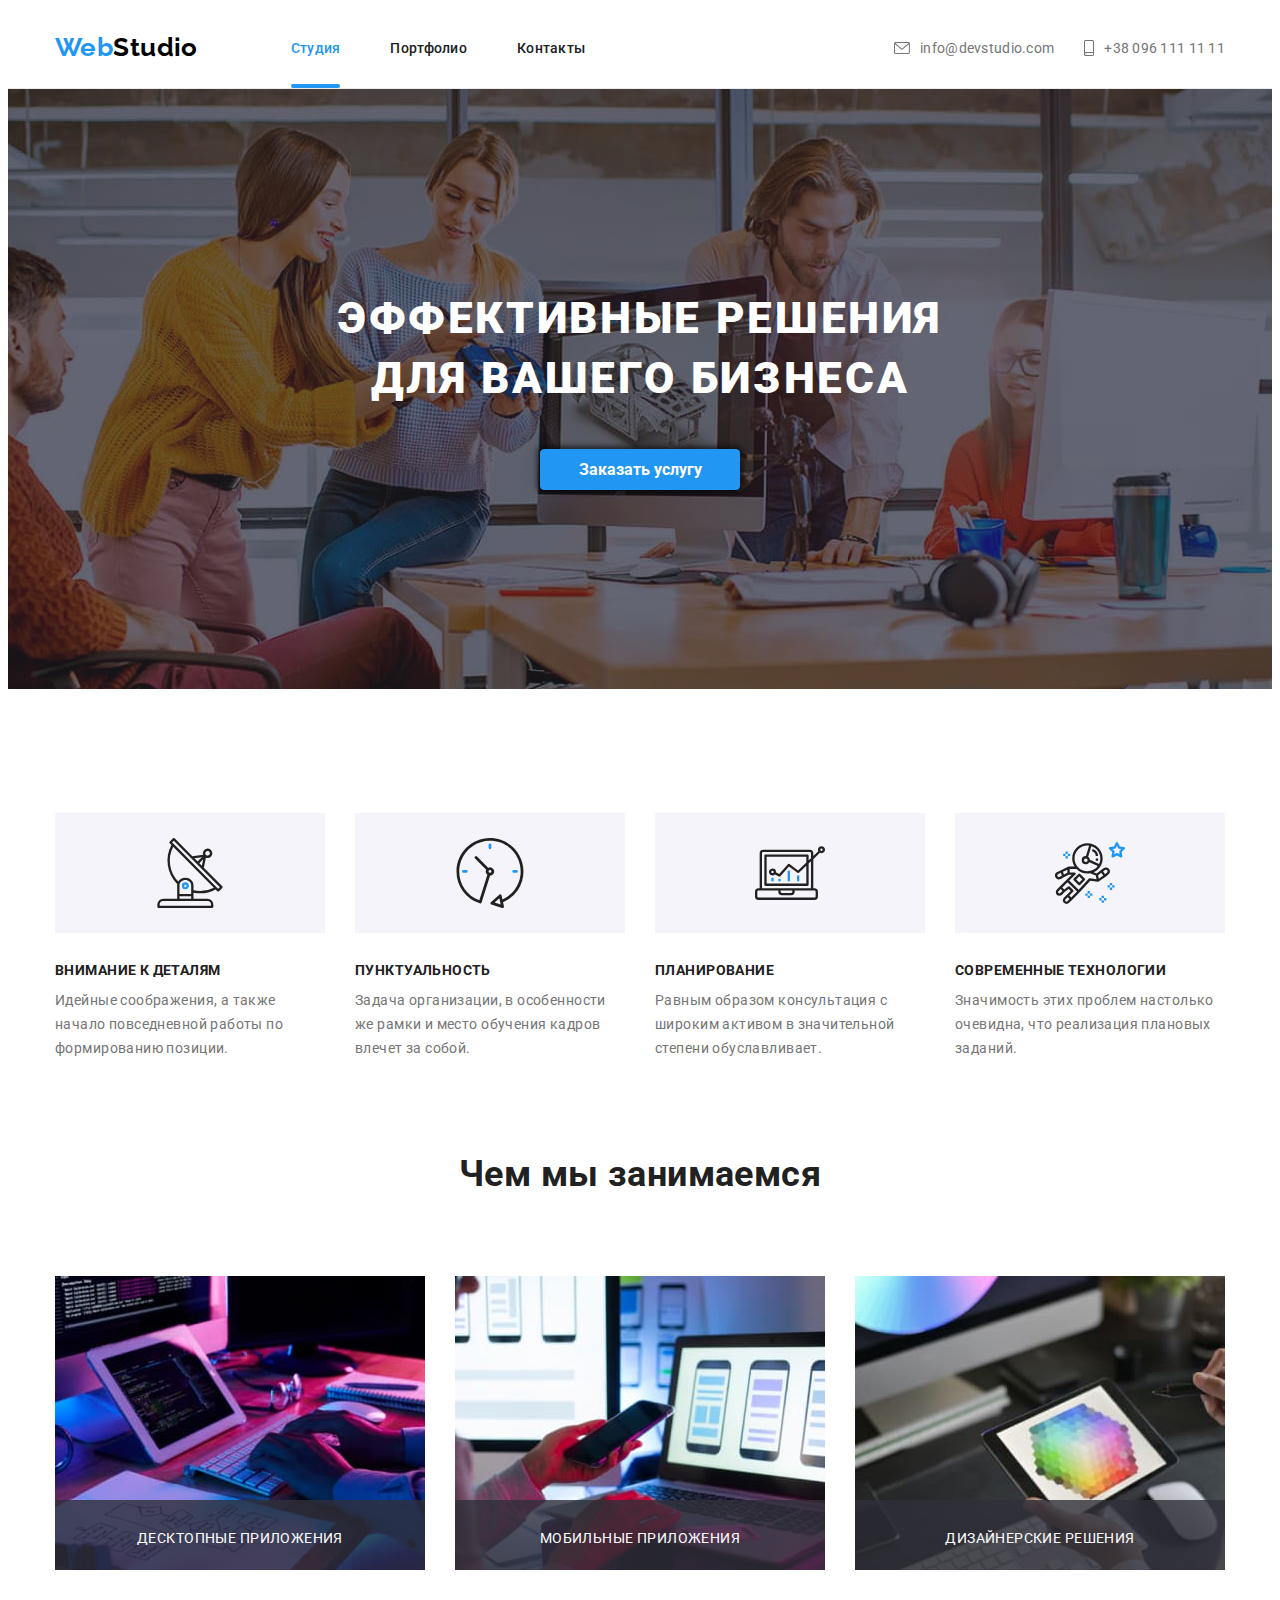
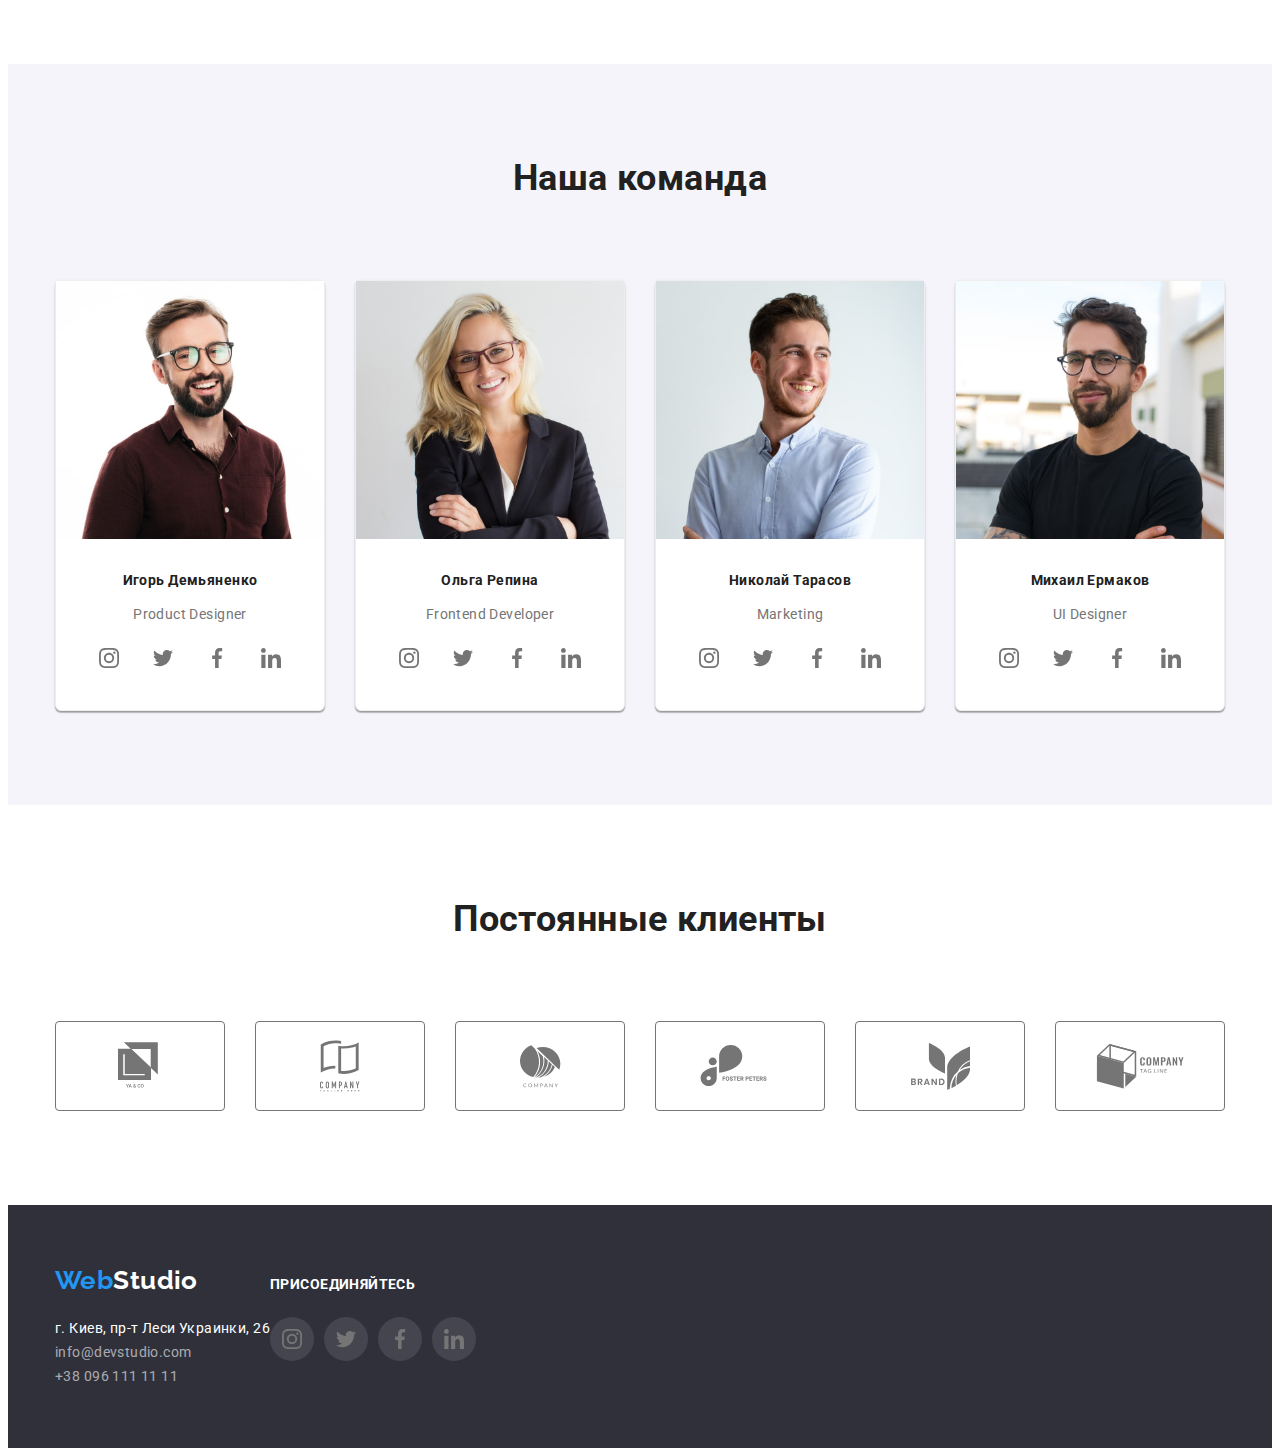
<file: index.html>
<!DOCTYPE html>
<html lang="ru">
<!-- сайт на русском языке -->

<head>
    <meta charset="UTF-8">
    <meta http-equiv="X-UA-Compatible" content="IE=edge">
    <meta name="viewport" content="width=device-width, initial-scale=1.0">

    <title>Главная</title>

    <link rel="stylesheet" href="https://cdnjs.cloudflare.com/ajax/libs/modern-normalize/1.0.0/modern-normalize.min.css" integrity="sha512-ISS7cAi1PEhQ8jnbJpJZMd29NlhNj4AWYyLOSp2CE/CsHxTCu+r+t0D2yoJudVrd0/8fTVPUVDzY5Tvli75u/g==" crossorigin="anonymous" />
    <link rel="preconnect" href="https://fonts.gstatic.com">
    <link href="https://fonts.googleapis.com/css2?family=Raleway:wght@700&family=Roboto:wght@400;500;700;900&display=swap" rel="stylesheet">
    <link rel="stylesheet" href="./css/styles.css">
</head>

<body>

    <!-- Header -->
    <header>
        <div class="container header-main">
            <div class="logo-container">
                <a href="index.html" class="logo-link"><span class="logo">Web</span><span
                        class="studio-up">Studio</span></a>
            </div>
            <nav class="site-nav">
                <ul class="navigation-set list">
                    <li class="nav-set-item"><a href="./index.html" class="navigation-links current">Студия</a></li>
                    <li class="nav-set-item"><a href="./portfolio.html" class="navigation-links">Портфолио</a></li>
                    <li class="nav-set-item"><a href="" class="navigation-links">Контакты</a></li>
                </ul>
            </nav>


            <ul class="list contacts-set">
                <li class="contacts-set-item">
                    <a href="mailto:info@devstudio.com" class="header-contacts">
                        <svg class="contact-set-icons envelope">
                            <use href="./images/icons.svg#envelope" width="16" height="12"></use>
                        </svg> info@devstudio.com
                    </a>
                </li>
                <li class="contacts-set-item"><a href="tel:+380961111111" class="header-contacts"><svg
                            class="contact-set-icons smartphone">
                            <use href="./images/icons.svg#smartphone" width="10" height="16"></use>
                        </svg>+38 096 111 11 11</a>
                </li>
            </ul>

        </div>
    </header>

    <!-- main content -->
    <main>

        <!-- HERO> -->
        <section class="hero-section overlay">
            <div class="container">
                <h1 class="hero-title">Эффективные решения <br> для вашего бизнеса</h1>
                <button type="button" class="main-button" data-modal-open>
                    Заказать услугу
                </button>
            </div>
        </section>
        <div class="backdrop is-hidden" data-modal>
            <div class="modal-window">
                <button type="button" class="close-button" data-modal-close><svg class="icon-close" width="18" height="18">
                    <use href="./images/icons.svg#icon-close"></use>
                </svg></button>
            </div>
        </div>

        <!-- Advantages -->

        <section class="advantages-section section container">
            <h2 class="hidden">Наши преимущества</h2>
            <ul class="grid advantages-set list">
                <li class="grid-item advantages-set-item icon-antenna">
                    <div>
                        <h3 class="advantages-header">Внимание к деталям</h3>
                        <p class="advantages-paragraph">Идейные соображения, а также начало повседневной работы по формированию позиции.</p>
                    </div>
                </li>
                <li class="grid-item advantages-set-item icon-clock">
                    <div>
                        <h3 class="advantages-header">Пунктуальность</h3>
                        <p class="advantages-paragraph">Задача организации, в особенности же рамки и место обучения кадров влечет за собой.</p>
                    </div>
                </li>
                <li class="grid-item advantages-set-item icon-diagramm">
                    <div>
                        <h3 class="advantages-header">Планирование</h3>
                        <p class="advantages-paragraph">Равным образом консультация с широким активом в значительной степени обуславливает.
                        </p>
                    </div>
                </li>
                <li class="grid-item advantages-set-item icon-astronaut">
                    <div>
                        <h3 class="advantages-header">Современные технологии</h3>
                        <p class="advantages-paragraph">Значимость этих проблем настолько очевидна, что реализация плановых заданий.</p>
                    </div>
                </li>
            </ul>
        </section>

        <!-- Work -->

        <section class="work-section section">
            <h2 class="work-section-header">Чем мы занимаемся </h2>
            <div class="container">
                <ul class="grid work-set list">
                    <li class="grid-item work-set-item"><img src="./images/box_1.jpg" alt="Програмист работает на пк" width=370><p class="work-section-caption">Десктопные приложения</p></li>
                    <li class="grid-item work-set-item"><img src="./images/box_2.jpg" alt="веб-дизайнеры разрабатывают интерфейс приложения на смартфон, " width=370><p class="work-section-caption">Мобильные приложения</p></li>
                    <li class="grid-item work-set-item"><img src="./images/box_3.jpg" alt="дизайнер работает над цветовыми решениями на планшете " width=370><p class="work-section-caption">Дизайнерские решения</p></li>
                </ul>
            </div>
        </section>

        <!-- Team -->

        <section class="team-section section">
            <h2 class="team-section-header">Наша команда</h2>
            <div class="container">
                <ul class="grid team-set list">
                    <li class="grid-item team-set-item">
                        <img src="./images/team1.jpg" alt="Фото Продукт-дизайнера" Width=270>

                        <h4 class="teammates-names">Игорь Демьяненко</h4>
                        <p class="teammates-position">Product Designer</p>
                        <ul class="list social-icons-set">
                            <li class="social-icons-item ">
                                <a href="" class="social-icons-link">
                                    <svg class="social-icon" width="20" height="20">
                <use href="./images/icons.svg#instagram"></use>
            </svg>
                                </a>
                            </li>
                            <li class="social-icons-item">
                                <a href="" class="social-icons-link">
                                    <svg class="social-icon" width="20" height="20">
                <use href="./images/icons.svg#twitter"></use>
            </svg>
                                </a>
                            </li>
                            <li class="social-icons-item">
                                <a href="" class="social-icons-link">
                                    <svg class="social-icon" width="20" height="20">
                <use href="./images/icons.svg#facebook"></use>
            </svg>
                                </a>
                            </li>
                            <li class="social-icons-item">
                                <a href="" class="social-icons-link">
                                    <svg class="social-icon" width="20" height="20">
                <use href="./images/icons.svg#linkedin"></use>
            </svg>
                                </a>
                            </li>
                        </ul>
                    </li>
                    <li class="grid-item team-set-item">
                        <img src="./images/team2.jpg" alt="фото фронтэнд-разработчика" Width=270>

                        <h4 class="teammates-names">Ольга Репина</h4>
                        <p class="teammates-position">Frontend Developer</p>
                        <ul class="list social-icons-set">
                            <li class="social-icons-item ">
                                <a href="" class="social-icons-link">
                                    <svg class="social-icon" width="20" height="20">
                <use href="./images/icons.svg#instagram"></use>
            </svg>
                                </a>
                            </li>
                            <li class="social-icons-item">
                                <a href="" class="social-icons-link">
                                    <svg class="social-icon" width="20" height="20">
                <use href="./images/icons.svg#twitter"></use>
            </svg>
                                </a>
                            </li>
                            <li class="social-icons-item">
                                <a href="" class="social-icons-link">
                                    <svg class="social-icon" width="20" height="20">
                <use href="./images/icons.svg#facebook"></use>
            </svg>
                                </a>
                            </li>
                            <li class="social-icons-item">
                                <a href="" class="social-icons-link">
                                    <svg class="social-icon" width="20" height="20">
                <use href="./images/icons.svg#linkedin"></use>
            </svg>
                                </a>
                            </li>
                        </ul>
                    </li>

                    <li class="grid-item team-set-item">
                        <img src="./images/team3.jpg" alt="Фото специалиста по маркетингу" Width=270>
                        <h4 class="teammates-names">Николай Тарасов</h4>
                        <p class="teammates-position">Marketing</p>
                        <ul class="list social-icons-set">
                            <li class="social-icons-item ">
                                <a href="" class="social-icons-link">
                                    <svg class="social-icon" width="20" height="20">
                <use href="./images/icons.svg#instagram"></use>
            </svg>
                                </a>
                            </li>
                            <li class="social-icons-item">
                                <a href="" class="social-icons-link">
                                    <svg class="social-icon" width="20" height="20">
                <use href="./images/icons.svg#twitter"></use>
            </svg>
                                </a>
                            </li>
                            <li class="social-icons-item">
                                <a href="" class="social-icons-link">
                                    <svg class="social-icon" width="20" height="20">
                <use href="./images/icons.svg#facebook"></use>
            </svg>
                                </a>
                            </li>
                            <li class="social-icons-item">
                                <a href="" class="social-icons-link">
                                    <svg class="social-icon" width="20" height="20">
                <use href="./images/icons.svg#linkedin"></use>
            </svg>
                                </a>
                            </li>
                        </ul>
                    </li>
                    <li class="grid-item team-set-item">
                        <img src="./images/team4.jpg" alt="Фото дизайнера интерфейса" Width=270>
                        <h4 class="teammates-names">Михаил Ермаков</h4>
                        <p class="teammates-position">UI Designer</p>
                        <ul class="list social-icons-set">
                            <li class="social-icons-item ">
                                <a href="" class="social-icons-link">
                                    <svg class="social-icon" width="20" height="20">
                <use href="./images/icons.svg#instagram"></use>
            </svg>
                                </a>
                            </li>
                            <li class="social-icons-item">
                                <a href="" class="social-icons-link">
                                    <svg class="social-icon" width="20" height="20">
                <use href="./images/icons.svg#twitter"></use>
            </svg>
                                </a>
                            </li>
                            <li class="social-icons-item">
                                <a href="" class="social-icons-link">
                                    <svg class="social-icon" width="20" height="20">
                <use href="./images/icons.svg#facebook"></use>
            </svg>
                                </a>
                            </li>
                            <li class="social-icons-item">
                                <a href="" class="social-icons-link">
                                    <svg class="social-icon" width="20" height="20">
                <use href="./images/icons.svg#linkedin"></use>
            </svg>
                                </a>
                            </li>
                        </ul>
                    </li>

                </ul>
            </div>
        </section>

        <!-- Our clients -->

        <section class="clients-section section container">
            <h2 class="clients-section-header">Постоянные клиенты</h2>

            <ul class="list clients-section-list grid">
                <li class="clients-section-items grid-item">
                    <a href="" class="clients-section-link">
                        <svg class="clients-section-icon" width="44" height="49">
                        <use href="./images\icons.svg#logo1"></use>
                    </svg>
                    </a>
                </li>
                <li class="clients-section-items grid-item">
                    <a href="" class="clients-section-link">
                        <svg class="clients-section-icon" width="40" height="52">
                            <use href="./images\icons.svg#logo2"></use>
                        </svg>
                    </a>
                </li>
                <li class="clients-section-items grid-item">
                    <a href="" class="clients-section-link">
                        <svg class="clients-section-icon" width="41" height="43">
                            <use href="./images\icons.svg#logo3"></use>
                        </svg>
                    </a>
                </li>
                <li class="clients-section-items grid-item">
                    <a href="" class="clients-section-link">
                        <svg class="clients-section-icon" width="80" height="42">
                            <use href="./images\icons.svg#logo4"></use>
                        </svg>
                    </a>
                </li>
                <li class="clients-section-items grid-item">
                    <a href="" class="clients-section-link">
                        <svg class="clients-section-icon" width="59" height="47">
                            <use href="./images\icons.svg#logo5"></use>
                        </svg>
                    </a>
                </li>
                <li class="clients-section-items grid-item">
                    <a href="" class="clients-section-link">
                        <svg class="clients-section-icon" width="89" height="45">
                            <use href="./images\icons.svg#logo6"></use>
                        </svg>
                    </a>
                </li>
            </ul>

        </section>
    </main>

    <!-- Footer -->

    <footer class="main-footer">
        <div class="footer-structure container">
            <div class="footer-info">
                <div class="footer-logo">
                    <a href="index.html" class="logo-link"><span class="logo">Web</span><span
        class="studio-down">Studio</span></a>
                </div>
                <div class="footer-address">
                    <address><span class="actual-address">г. Киев, пр-т Леси Украинки, 26 </span><br>
    <a href="mailto:info@devstudio.com" class="footer-contacts">info@devstudio.com</a><br>
    <a href="tel:+380961111111" class="footer-contacts">+38 096 111 11 11</a>
</address>
                </div>
            </div>
            <div class="footer-social-links">
                <p class="join">присоединяйтесь</p>
                <ul class="list social-icons-set">
                    <li class="social-icons-item ">
                        <a href="" class="social-icons-link">
                            <svg class="social-icon" width="20" height="20">
    <use href="./images/icons.svg#instagram"></use>
</svg>
                        </a>
                    </li>
                    <li class="social-icons-item">
                        <a href="" class="social-icons-link">
                            <svg class="social-icon" width="20" height="20">
    <use href="./images/icons.svg#twitter"></use>
</svg>
                        </a>
                    </li>
                    <li class="social-icons-item">
                        <a href="" class="social-icons-link">
                            <svg class="social-icon" width="20" height="20">
    <use href="./images/icons.svg#facebook"></use>
</svg>
                        </a>
                    </li>
                    <li class="social-icons-item">
                        <a href="" class="social-icons-link">
                            <svg class="social-icon" width="20" height="20">
    <use href="./images/icons.svg#linkedin"></use>
</svg>
                        </a>
                    </li>
                </ul>
            </div>
        </div>
    </footer>

<script src="./JavaScript/modal.js"></script>
</body>

</html>
</file>
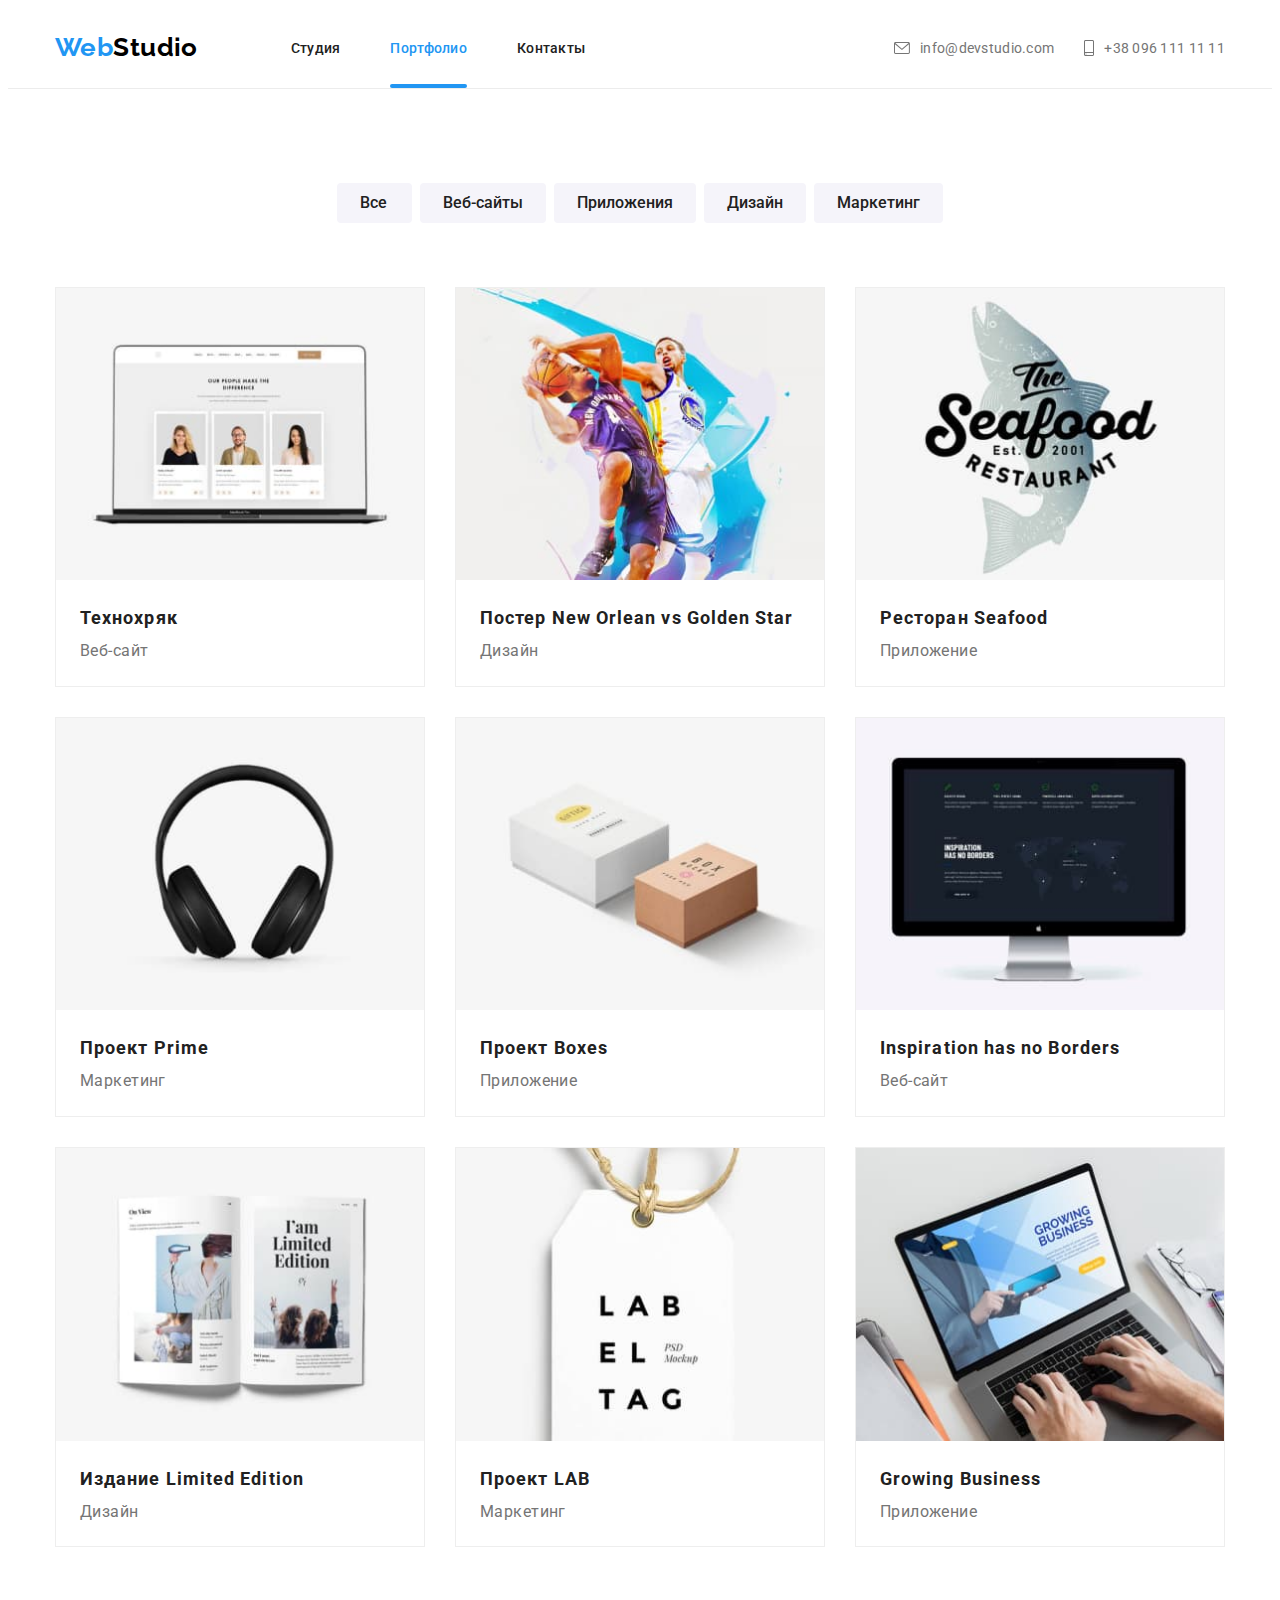
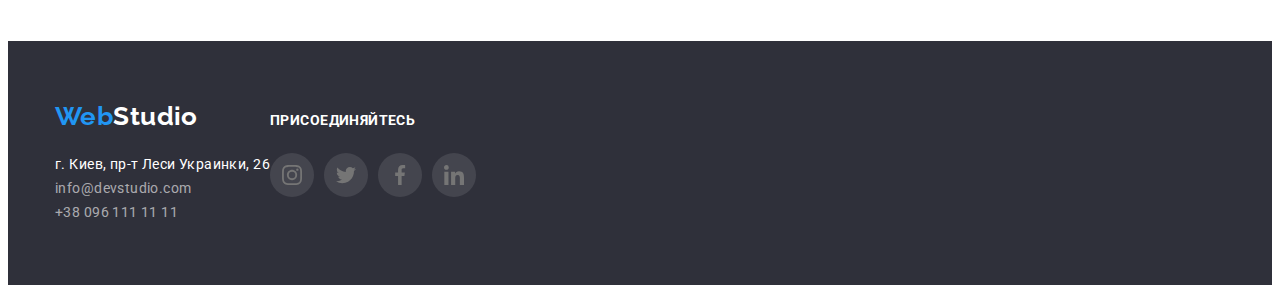
<file: portfolio.html>
<!DOCTYPE html>
<html lang="ru">
<!-- сайт на русском языке -->

<head>
    <meta charset="UTF-8">
    <meta http-equiv="X-UA-Compatible" content="IE=edge">
    <meta name="viewport" content="width=device-width, initial-scale=1.0">
    <title>Портфолио</title>
    <link rel="stylesheet" href="https://cdnjs.cloudflare.com/ajax/libs/modern-normalize/1.0.0/modern-normalize.min.css" integrity="sha512-ISS7cAi1PEhQ8jnbJpJZMd29NlhNj4AWYyLOSp2CE/CsHxTCu+r+t0D2yoJudVrd0/8fTVPUVDzY5Tvli75u/g==" crossorigin="anonymous" />
    <link rel="preconnect" href="https://fonts.gstatic.com">
    <link href="https://fonts.googleapis.com/css2?family=Raleway:wght@700&family=Roboto:wght@400;500;700;900&display=swap" rel="stylesheet">
    <link rel="stylesheet" href="./css/styles.css">
</head>

<body>

    <!-- Header -->
    <header>
        <div class="container header-main">
            <div class="logo-container">
                <a href="index.html" class="logo-link"><span class="logo">Web</span><span
                        class="studio-up">Studio</span></a>
            </div>
            <nav class="site-nav">
                <ul class="navigation-set list">
                    <li class="nav-set-item"><a href="./index.html" class="navigation-links">Студия</a></li>
                    <li class="nav-set-item"><a href="./portfolio.html" class="navigation-links current">Портфолио</a></li>
                    <li class="nav-set-item"><a href="" class="navigation-links">Контакты</a></li>
                </ul>
            </nav>


            <ul class="list contacts-set">
                <li class="contacts-set-item">
                    <a href="mailto:info@devstudio.com" class="header-contacts">
                        <svg class="contact-set-icons envelope">
                            <use href="./images/icons.svg#envelope" width="16" height="12"></use>
                        </svg> info@devstudio.com
                    </a>
                </li>
                <li class="contacts-set-item"><a href="tel:+380961111111" class="header-contacts"><svg
                            class="contact-set-icons smartphone">
                            <use href="./images/icons.svg#smartphone" width="10" height="16"></use>
                        </svg>+38 096 111 11 11</a>
                </li>
            </ul>

        </div>
    </header>

    <main>
        <h1 class="hidden">Портфолио</h1>
        <div class="filter container">
            <ul class="filter-buttons list">
                <li class="filter-buttons-item"><button type="button" class="simple-button">Все</button></li>
                <li class="filter-buttons-item"><button type="button" class="simple-button">Веб-сайты</button></li>
                <li class="filter-buttons-item"><button type="button" class="simple-button">Приложения</button></li>
                <li class="filter-buttons-item"><button type="button" class="simple-button">Дизайн</button></li>
                <li class="filter-buttons-item"><button type="button" class="simple-button">Маркетинг</button></li>
            </ul>
        </div>
        <div class="examples container">
            <ul class="grid list">
                <li class="grid-item examples-set-items"><a href="" class="examples-link">
                        <div class="examples-thumb">
                            <img src="./images/PF1.jpg" alt="пример веб-сайта" width=370>
                            <div class="card-overlay">
                                <p class="text-overlay">Технокряк это современная площадка распространения коронавируса. Компании
                                    используют эту платформу для цифрового шпионажа и атак на защищённые сервера конкурентов.</p>
                            </div>
                        </div>
                        <h2 class="product-header">Технохряк</h2>
                        <p class="product-description">Веб-сайт</p>
                    </a>
                </li>
                <li class="grid-item examples-set-items"><a href="" class="examples-link"><div class="examples-thumb">
                    <img src="./images/PF2.jpg" alt="пример дизайна" width=370>
                <div class="card-overlay">
                    <p class="text-overlay">Технокряк это современная площадка распространения коронавируса. Компании используют эту платформу для цифрового шпионажа и атак на защищённые сервера конкурентов.</p>
                </div></div>
                    <h2 class="product-header">Постер New Orlean vs Golden Star</h2>
                    <p class="product-description">Дизайн</p>
                    </a>
                </li>
                <li class="grid-item examples-set-items"><a href="" class="examples-link"><div class="examples-thumb">
                    <img src="./images/PF3.jpg" alt="пример приложения" width=370>
                <div class="card-overlay">
                    <p class="text-overlay">Технокряк это современная площадка распространения коронавируса. Компании используют эту платформу для цифрового шпионажа и атак на защищённые сервера конкурентов.</p>
                </div></div>
                    <h2 class="product-header">Ресторан Seafood</h2>
                    <p class="product-description">Приложение</p>
                    </a>
                </li>
                <li class="grid-item examples-set-items"><a href="" class="examples-link"><div class="examples-thumb">
                    <img src="./images/PF4.jpg" alt="пример маркетингового решения" width=370>
                <div class="card-overlay">
                    <p class="text-overlay">Технокряк это современная площадка распространения коронавируса. Компании используют эту платформу для цифрового шпионажа и атак на защищённые сервера конкурентов.</p>
                </div></div>
                    <h2 class="product-header">Проект Prime</h2>
                    <p class="product-description">Маркетинг</p>
                    </a>
                </li>
                <li class="grid-item examples-set-items"><a href="" class="examples-link"><div class="examples-thumb">
                    <img src="./images/PF5.jpg" alt="пример приложения" width=370>
                <div class="card-overlay">
                    <p class="text-overlay">Технокряк это современная площадка распространения коронавируса. Компании используют эту платформу для цифрового шпионажа и атак на защищённые сервера конкурентов.</p>
                </div></div>
                    <h2 class="product-header">Проект Boxes</h2>
                    <p class="product-description">Приложение</p>
                    </a>
                </li>
                <li class="grid-item examples-set-items"><a href="" class="examples-link"><div class="examples-thumb">
                    <img src="./images/PF6.jpg" alt="пример веб-сайта" width=370>
                <div class="card-overlay">
                    <p class="text-overlay">Технокряк это современная площадка распространения коронавируса. Компании используют эту платформу для цифрового шпионажа и атак на защищённые сервера конкурентов.</p>
                </div></div>
                    <h2 class="product-header">Inspiration has no Borders</h2>
                    <p class="product-description">Веб-сайт</p>
                    </a>
                </li>
                <li class="grid-item examples-set-items"><a href="" class="examples-link"><div class="examples-thumb">
                    <img src="./images/PF7.jpg" alt="пример дизайна" width=370>
                <div class="card-overlay">
                    <p class="text-overlay">Технокряк это современная площадка распространения коронавируса. Компании используют эту платформу для цифрового шпионажа и атак на защищённые сервера конкурентов.</p>
                </div></div>
                    <h2 class="product-header">Издание Limited Edition</h2>
                    <p class="product-description">Дизайн</p>
                    </a>
                </li>
                <li class="grid-item examples-set-items"><a href="" class="examples-link"><div class="examples-thumb">
                    <img src="./images/PF8.jpg" alt="пример маркетингового решения" width=370>
                <div class="card-overlay">
                    <p class="text-overlay">Технокряк это современная площадка распространения коронавируса. Компании используют эту платформу для цифрового шпионажа и атак на защищённые сервера конкурентов.</p>
                </div></div>
                    <h2 class="product-header">Проект LAB</h2>
                    <p class="product-description">Маркетинг</p>
                    </a>
                </li>
                <li class="grid-item examples-set-items"><a href="" class="examples-link"><div class="examples-thumb">
                    <img src="./images/PF9.jpg" alt="пример приложения" width=370>
                <div class="card-overlay">
                    <p class="text-overlay">Технокряк это современная площадка распространения коронавируса. Компании используют эту платформу для цифрового шпионажа и атак на защищённые сервера конкурентов.</p>
                </div></div>
                    <h2 class="product-header">Growing Business</h2>
                    <p class="product-description">Приложение</p>
                    </a>
                </li>
            </ul>
        </div>
    </main>
    <footer class="main-footer">
        <div class="footer-structure container">
            <div class="footer-info">
                <div class="footer-logo">
                    <a href="index.html" class="logo-link"><span class="logo">Web</span><span
        class="studio-down">Studio</span></a>
                </div>
                <div class="footer-address">
                    <address><span class="actual-address">г. Киев, пр-т Леси Украинки, 26 </span><br>
    <a href="mailto:info@devstudio.com" class="footer-contacts">info@devstudio.com</a><br>
    <a href="tel:+380961111111" class="footer-contacts">+38 096 111 11 11</a>
</address>
                </div>
            </div>
            <div class="footer-social-links">
                <p class="join">присоединяйтесь</p>
                <ul class="list social-icons-set">
                    <li class="social-icons-item ">
                        <a href="" class="social-icons-link">
                            <svg class="social-icon" width="20" height="20">
    <use href="./images/icons.svg#instagram"></use>
</svg>
                        </a>
                    </li>
                    <li class="social-icons-item">
                        <a href="" class="social-icons-link">
                            <svg class="social-icon" width="20" height="20">
    <use href="./images/icons.svg#twitter"></use>
</svg>
                        </a>
                    </li>
                    <li class="social-icons-item">
                        <a href="" class="social-icons-link">
                            <svg class="social-icon" width="20" height="20">
    <use href="./images/icons.svg#facebook"></use>
</svg>
                        </a>
                    </li>
                    <li class="social-icons-item">
                        <a href="" class="social-icons-link">
                            <svg class="social-icon" width="20" height="20">
    <use href="./images/icons.svg#linkedin"></use>
</svg>
                        </a>
                    </li>
                </ul>
            </div>
        </div>
    </footer>
</body>


</html>
</file>
<file: css/styles.css>
:root {
    --main-color: #2f303a;
    --important-text-color: #212121;
    --common-text-color: #757575;
    --secondary-text-color: rgba(255, 255, 255, 0.6);
    --important-color: #ffffff;
    --accent-color: #2196f3;
    --background-color-main: #e5e5e5;
    --background-color-secondary: #f5f4fa;
    --borders-color: #eeeeee;
    --grid-item: 3;
}

html {
    box-sizing: border-box;
}

*,
*::after,
*::before {
    box-sizing: inherit;
}

body {
    font-family: Roboto, sans-serif;
    font-style: normal;
    font-weight: 400;
    font-size: 14px;
    line-height: 1.7;
    letter-spacing: 0.03em;
    color: var(--common-text-color);
}

ul.list {
    list-style-type: none;
    padding-left: 0;
    margin-top: 0;
    margin-bottom: 0;
}

img {
    display: block;
    max-width: 100%;
    height: auto;
}

.hidden {
    position: absolute !important;
    clip: rect(1px 1px 1px 1px);
    clip: rect(1px, 1px, 1px, 1px);
    padding: 0 !important;
    border: 0 !important;
    height: 1px !important;
    width: 1px !important;
    overflow: hidden;
}

.section {
    padding-top: 94px;
    padding-bottom: 94px;
}

.container {
    margin-left: auto;
    margin-right: auto;
    width: 1200px;
    padding-left: 15px;
    padding-right: 15px;
}

.grid {
    display: flex;
    flex-wrap: wrap;
    margin-left: -30px;
    margin-top: -30px;
}

.grid-item {
    flex-basis: calc((100% - 30px * var(--grid-item)) / var(--grid-item));
    margin-left: 30px;
    margin-top: 30px;
}

h1,
h2,
h3,
p {
    margin: 0px;
}


/* header styles */

header {
    background-color: var(--important-color);
    border-bottom: 1px solid #ececec;
}

.header-main {
    display: flex;
    align-items: center;
    height: 80px;
}

.logo {
    font-family: Raleway;
    font-weight: 700;
    font-size: 26px;
    line-height: 1.2;
    color: var(--accent-color);
}

.studio-up {
    font-family: Raleway;
    font-weight: 700;
    font-size: 26px;
    line-height: 1.2;
    color: #000000;
}

.logo-link {
    text-decoration: none;
}

.header-contacts {
    display: flex;
    color: var(--common-text-color);
    text-decoration: none;
    padding-top: 32px;
    padding-bottom: 32px;
    align-items: center;
    transition: fill, color 250ms cubic-bezier(0.4, 0, 0.2, 1);
}

.contact-set-icons {
    display: flex;
    fill: currentColor;
    margin-right: 10px;
}

.contacts-set .contacts-set-item:not(:first-child) {
    margin-left: 30px;
}

.contacts-set-item {
    display: flex;
    align-items: center;
}

.header-contacts:hover,
.header-contacts:focus {
    color: var(--accent-color);
    fill: var(--accent-color);
}

.envelope {
    width: 16px;
    height: 12px;
}

.smartphone {
    width: 10px;
    height: 16px;
}

ul.list.contacts-set {
    display: inline-flex;
    margin-left: auto;
}

.site-nav {
    margin-left: 93px;
}

.site-nav,
.header-contacts {
    line-height: 1.2;
    letter-spacing: 0.02em;
}

.site-nav .nav-set-item:not(:first-child) {
    margin-left: 50px;
}

.navigation-set {
    display: flex;
}

.navigation-links {
    display: block;
    position: relative;
    font-weight: 500;
    font-size: 14px;
    color: var(--important-text-color);
    text-decoration: none;
    padding-top: 32px;
    padding-bottom: 32px;
    transition: color 250ms cubic-bezier(0.4, 0, 0.2, 1);
}

.navigation-links:hover,
.navigation-links:focus {
    color: var(--accent-color);
}

.navigation-links.current {
    color: var(--accent-color);
}

.current::after {
    content: '';
    position: absolute;
    bottom: 0;
    display: block;
    width: 100%;
    height: 4px;
    background-color: var(--accent-color);
    border-radius: 2px;
}


/* main styles */


/* Modal window */

.backdrop {
    position: fixed;
    background-color: rgba(0, 0, 0, 0.2);
    top: 0;
    bottom: 0;
    left: 0;
    right: 0;
    opacity: 1;
    z-index: 2;
    transform: scale(1);
    transition: opacity 250ms cubic-bezier(0.4, 0, 0.2, 1), transform 250ms cubic-bezier(0.4, 0, 0.2, 1);
}

.backdrop.is-hidden {
    opacity: 0;
    transform: scale(0);
    pointer-events: none;
}

.modal-window {
    position: absolute;
    top: 50%;
    left: 50%;
    min-width: 530px;
    min-height: 580px;
    transform: translate(-50%, -50%);
    z-index: 3;
    background-color: var(--important-color);
    border-radius: 4px;
    box-shadow: 0px 1px 3px rgba(0, 0, 0, 0.12), 0px 1px 1px rgba(0, 0, 0, 0.14), 0px 2px 1px rgba(0, 0, 0, 0.2);
}

.close-button {
    display: flex;
    position: absolute;
    right: 8px;
    top: 8px;
    width: 30px;
    height: 30px;
    padding: 0px;
    border: 1px solid rgba(0, 0, 0, 0.1);
    border-radius: 50%;
    background-color: var(--important-color);
    justify-content: center;
    align-items: center;
    fill: var(--important-text-color);
    transition: fill 250ms cubic-bezier(0.4, 0, 0.2, 1);
}

.close-button:hover,
.close-button:focus {
    fill: var(--accent-color);
}


/* Hero Section styles */

.hero-section {
    background-color: var(--main-color);
    color: var(--important-color);
    margin-top: 0;
    text-align: center;
    height: 600px;
}

.hero-title {
    font-weight: 900;
    font-size: 44px;
    line-height: 1.36;
    letter-spacing: 0.06em;
    text-transform: uppercase;
    margin-top: 0px;
    margin-bottom: 40px;
    padding-top: 200px;
}

.overlay {
    height: 600px;
    max-width: 1600px;
    margin-left: auto;
    margin-right: auto;
    background-size: cover;
    background-position: center;
    background-image: linear-gradient( to right, rgba(47, 48, 58, 0.4), rgba(47, 48, 58, 0.4)), url(../images/Hero_img.jpg);
}

.main-button {
    display: inline-block;
    background-color: var(--accent-color);
    color: var(--important-color);
    cursor: pointer;
    min-width: 200px;
    padding: 10px 32px;
    font-size: 16px;
    font-weight: 700;
    font-family: inherit;
    border: 1px solid var(--accent-color);
    text-align: center;
    border-radius: 4px;
    margin-bottom: 200px;
    box-shadow: 0 0 5px 3px #03050a9f;
    transition: box-shadow 100ms cubic-bezier(0.4, 0, 0.2, 1);
}

.main-button:active {
    box-shadow: inset 0 0 5px 3px #34495e;
}


/* Advantages section styles */

.advantages-section,
.work-section {
    background-color: var(--important-color);
}

.advantages-set .advantages-set-item:not(:first-child) {
    margin-left: 30px;
}

.advantages-header {
    font-weight: 700;
    font-size: 14px;
    line-height: 1.14;
    text-transform: uppercase;
    color: var(--important-text-color);
    padding-top: 30px;
    padding-bottom: 10px;
}

.advantages-set-item .advantages-paragraph {
    margin-top: 0;
    margin-bottom: 0;
}

.advantages-set-item::before {
    content: '';
    display: block;
    height: 120px;
    background-color: var(--background-color-secondary);
    background-size: contain;
    background-repeat: no-repeat;
    background-position: center;
}

.icon-antenna::before {
    background-image: url(../images/antenna_1.svg);
    background-size: 70px;
}

.icon-clock::before {
    background-image: url(../images/clock_1.svg);
    background-size: 70px;
}

.icon-diagramm::before {
    background-image: url(../images/diagram_1.svg);
    background-size: 70px;
}

.icon-astronaut::before {
    background-image: url(../images/astronaut_1.svg);
    background-size: 70px;
}

.advantages-set {
    --grid-item: 4;
}


/* Work section styles*/

.work-section-header,
.team-section-header,
.clients-section-header {
    font-weight: 700;
    font-size: 36px;
    line-height: 1.16;
    text-align: center;
    color: var(--important-text-color);
    margin-top: 0px;
    margin-bottom: 50px;
}

.work-section {
    padding-top: 0;
}

.work-set-item {
    position: relative;
}

.work-section-caption {
    position: absolute;
    text-align: center;
    padding-top: 27px;
    bottom: 0;
    width: 100%;
    height: 70px;
    background-color: rgba(47, 48, 58, 0.8);
    z-index: 1;
    color: var(--important-color);
    text-transform: uppercase;
}


/* Team section styles*/

.team-section {
    background-color: var(--background-color-secondary);
}

.team-set {
    display: flex;
}

.team-set-item {
    display: block;
    text-align: center;
    background-color: var(--important-color);
    border: 1px solid var(--borders-color);
    border-radius: 6px;
    --grid-item: 4;
    padding-bottom: 30px;
    box-shadow: 0px 2px 1px rgba(0, 0, 0, 0.2), 0px 1px 1px rgba(0, 0, 0, 0.14), 0px 1px 3px rgba(0, 0, 0, 0.12);
}

.teammates-names {
    color: var(--important-text-color);
    margin-top: 30px;
    margin-bottom: 10px;
    text-align: center;
}

.teammates-position {
    text-align: center;
    margin-top: 0;
    margin-bottom: 10px;
}

.social-icons-set {
    display: inline-flex;
}

.social-icons-item {}

.social-icons-link {
    display: flex;
    justify-content: center;
    align-items: center;
    fill: var(--common-text-color);
    background-color: rgba(255, 255, 255, 0.1);
    border-radius: 50%;
    width: 44px;
    height: 44px;
    transition: fill, background-color 250ms cubic-bezier(0.4, 0, 0.2, 1);
}

.social-icons-link:hover,
.social-icons-link:focus {
    fill: var(--important-color);
    background-color: var(--accent-color);
}

.social-icons-item+.social-icons-item {
    margin-left: 10px;
}


/* Clients section styles */

ul.list.clients-section-list {
    display: inline-flex;
}

.clients-section-icon {}

.clients-section-items {
    --grid-item: 6;
}

.clients-section-link {
    display: flex;
    justify-content: center;
    align-items: center;
    width: 170px;
    height: 90px;
    fill: var(--common-text-color);
    border: 1px solid var(--common-text-color);
    border-radius: 4px;
    transition: fill, border 250ms cubic-bezier(0.4, 0, 0.2, 1);
}

.clients-section-link:hover,
.clients-section-link:focus {
    fill: var(--accent-color);
    border: 1px solid var(--accent-color);
}


/* Portfolio page styles */

.filter-buttons {
    display: flex;
    justify-content: center;
}

.filter {
    padding-top: 94px;
    padding-bottom: 34px;
}

.filter-buttons .filter-buttons-item:not(:first-child) {
    margin-left: 8px;
}

.simple-button {
    display: inline-flex;
    background-color: var(--background-color-secondary);
    color: var(--important-text-color);
    font-family: inherit;
    font-weight: 500;
    font-size: 16px;
    line-height: 1.6;
    text-align: center;
    cursor: pointer;
    border-radius: 4px;
    border: 1px solid transparent;
    min-width: 75px;
    padding: 6px 22px;
    transition-property: background-color, color, box-shadow, border;
    transition-duration: 250ms;
    transition-timing-function: cubic-bezier(0.4, 0, 0.2, 1);
}

.simple-button:hover,
.simple-button:focus {
    background-color: var(--accent-color);
    color: var(--important-color);
    border: 1px solid var(--accent-color);
    box-shadow: 0px 2px 2px rgba(0, 0, 0, 0.12), 0px 1px 2px rgba(0, 0, 0, 0.08), 0px 3px 1px rgba(0, 0, 0, 0.1);
}

.examples-set-items {
    border: 1px solid var(--borders-color);
    --grid-item: 3;
    transition-property: box-shadow, border;
    transition-duration: 250ms;
    transition-timing-function: cubic-bezier(0.4, 0, 0.2, 1);
}

.examples-set-items:hover {
    box-shadow: 1px 4px 6px rgba(0, 0, 0, 0.16), 0px 4px 4px rgba(0, 0, 0, 0.06), 0px 1px 1px rgba(0, 0, 0, 0.12);
}

.examples {
    padding-bottom: 94px;
}

.product-header {
    font-weight: 700;
    font-size: 18px;
    line-height: 2;
    letter-spacing: 0.06em;
    color: var(--important-text-color);
    margin-top: 0px;
    margin-bottom: 0px;
    padding-left: 24px;
    padding-right: 24px;
    padding-top: 20px;
}

.product-description {
    font-size: 16px;
    line-height: 1.87;
    margin-top: 0px;
    margin-bottom: 0px;
    padding-left: 24px;
    padding-right: 24px;
    padding-bottom: 20px;
    color: var(--common-text-color);
}

.examples-link {
    text-decoration: none;
}

.examples-thumb {
    position: relative;
    display: block;
    overflow: hidden;
}

.card-overlay {
    display: block;
    position: absolute;
    padding: 63px 24px;
    top: 100%;
    right: 0;
    width: 100%;
    height: 100%;
    background-color: rgba(33, 150, 243, 0.9);
    font-weight: 400;
    font-size: 18px;
    line-height: 1.55;
    color: var(--important-color);
    transition: transform 250ms cubic-bezier(0.4, 0, 0.2, 1);
}

.examples-link:hover .card-overlay,
.examples-link:focus .card-overlay {
    transform: translateY(-100%);
}


/* footer styles */

.main-footer {
    background-color: var(--main-color);
    padding-top: 60px;
    padding-bottom: 60px;
}

.footer-logo {
    margin-bottom: 20px;
}

.studio-down {
    font-family: Raleway;
    font-weight: 700;
    font-size: 26px;
    line-height: 1.2;
    color: var(--important-color);
}

.actual-address {
    color: var(--important-color);
    font-style: normal;
}

.footer-contacts {
    color: var(--secondary-text-color);
    text-decoration: none;
    font-style: normal;
    transition: color 250ms cubic-bezier(0.4, 0, 0.2, 1);
}

.footer-contacts:hover,
.footer-contacts:focus {
    color: var(--accent-color);
}

.footer-structure {
    display: flex;
    align-items: baseline;
}

.join {
    color: var(--important-color);
    text-transform: uppercase;
    font-weight: 700;
    margin-bottom: 20px;
}

.footer-info,
.footer-social-links {
    flex-basis: calc((50%-45px) / 2);
}
</file>
